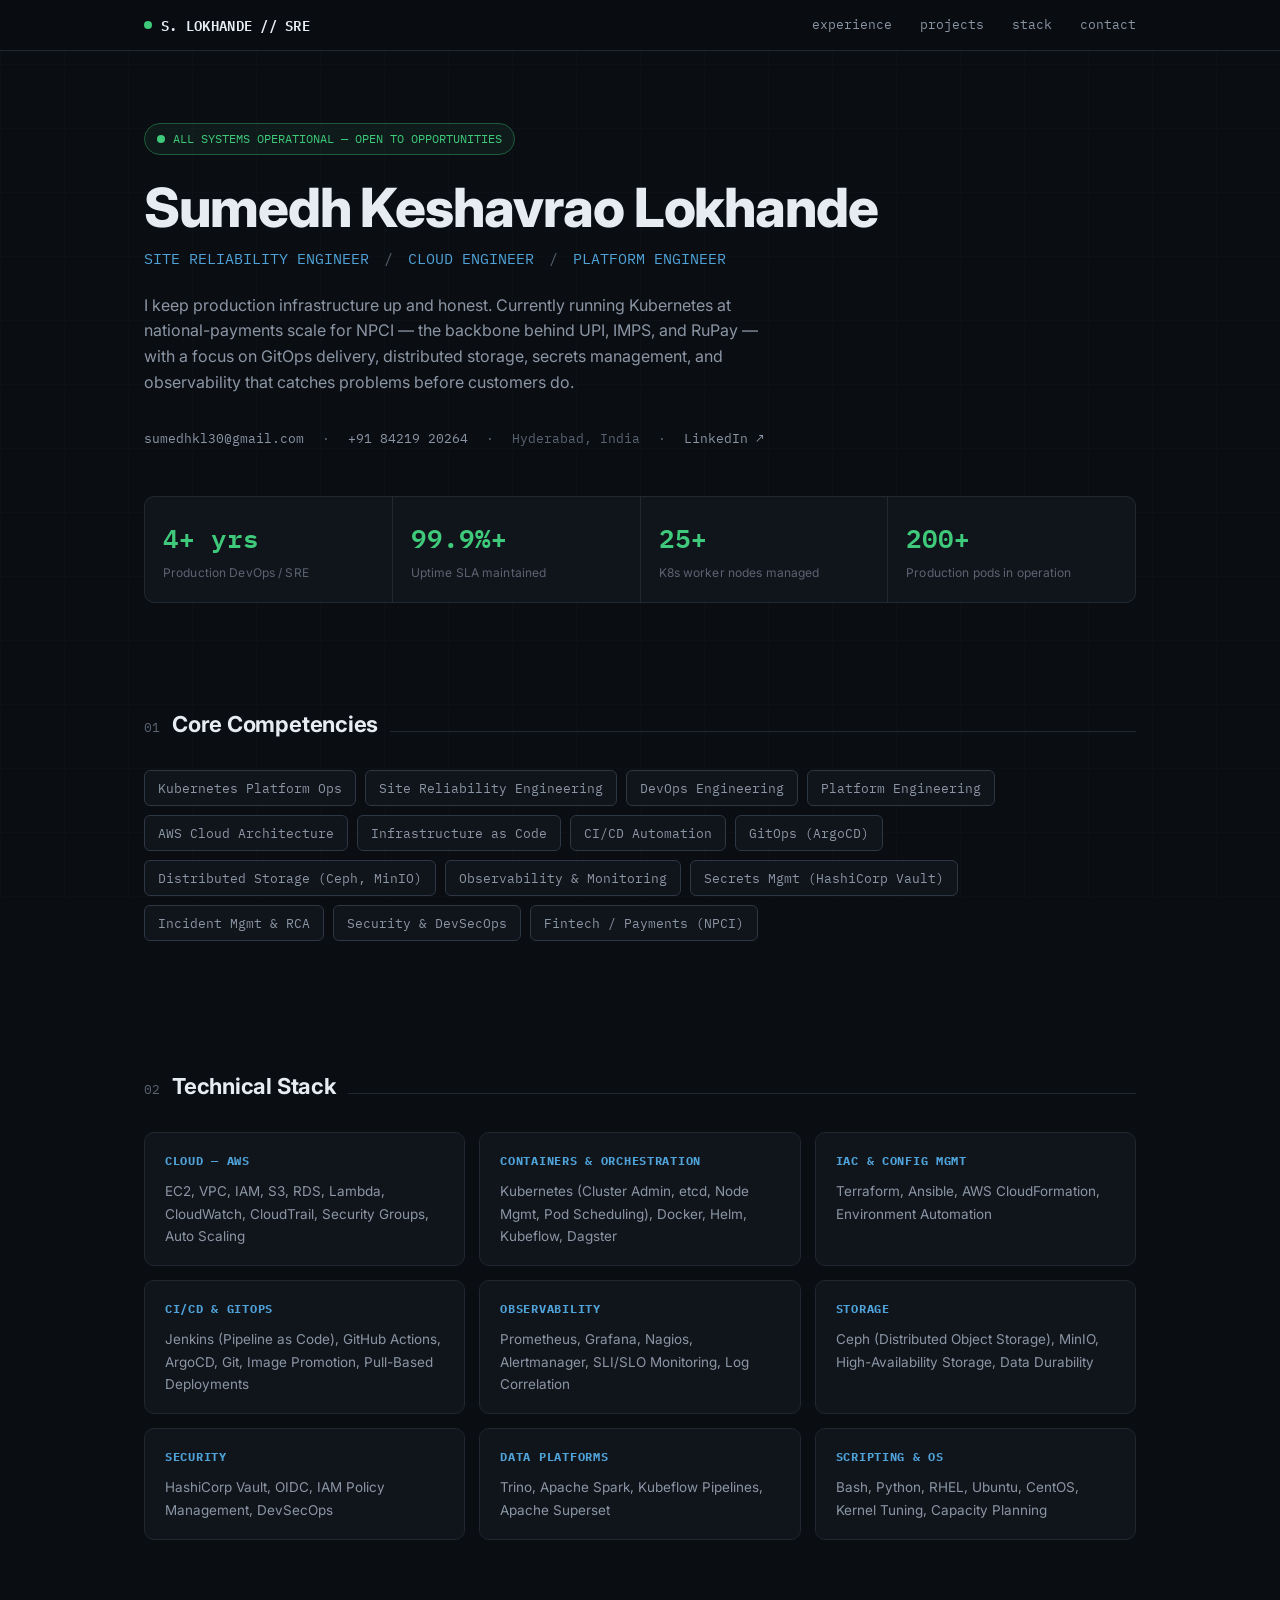
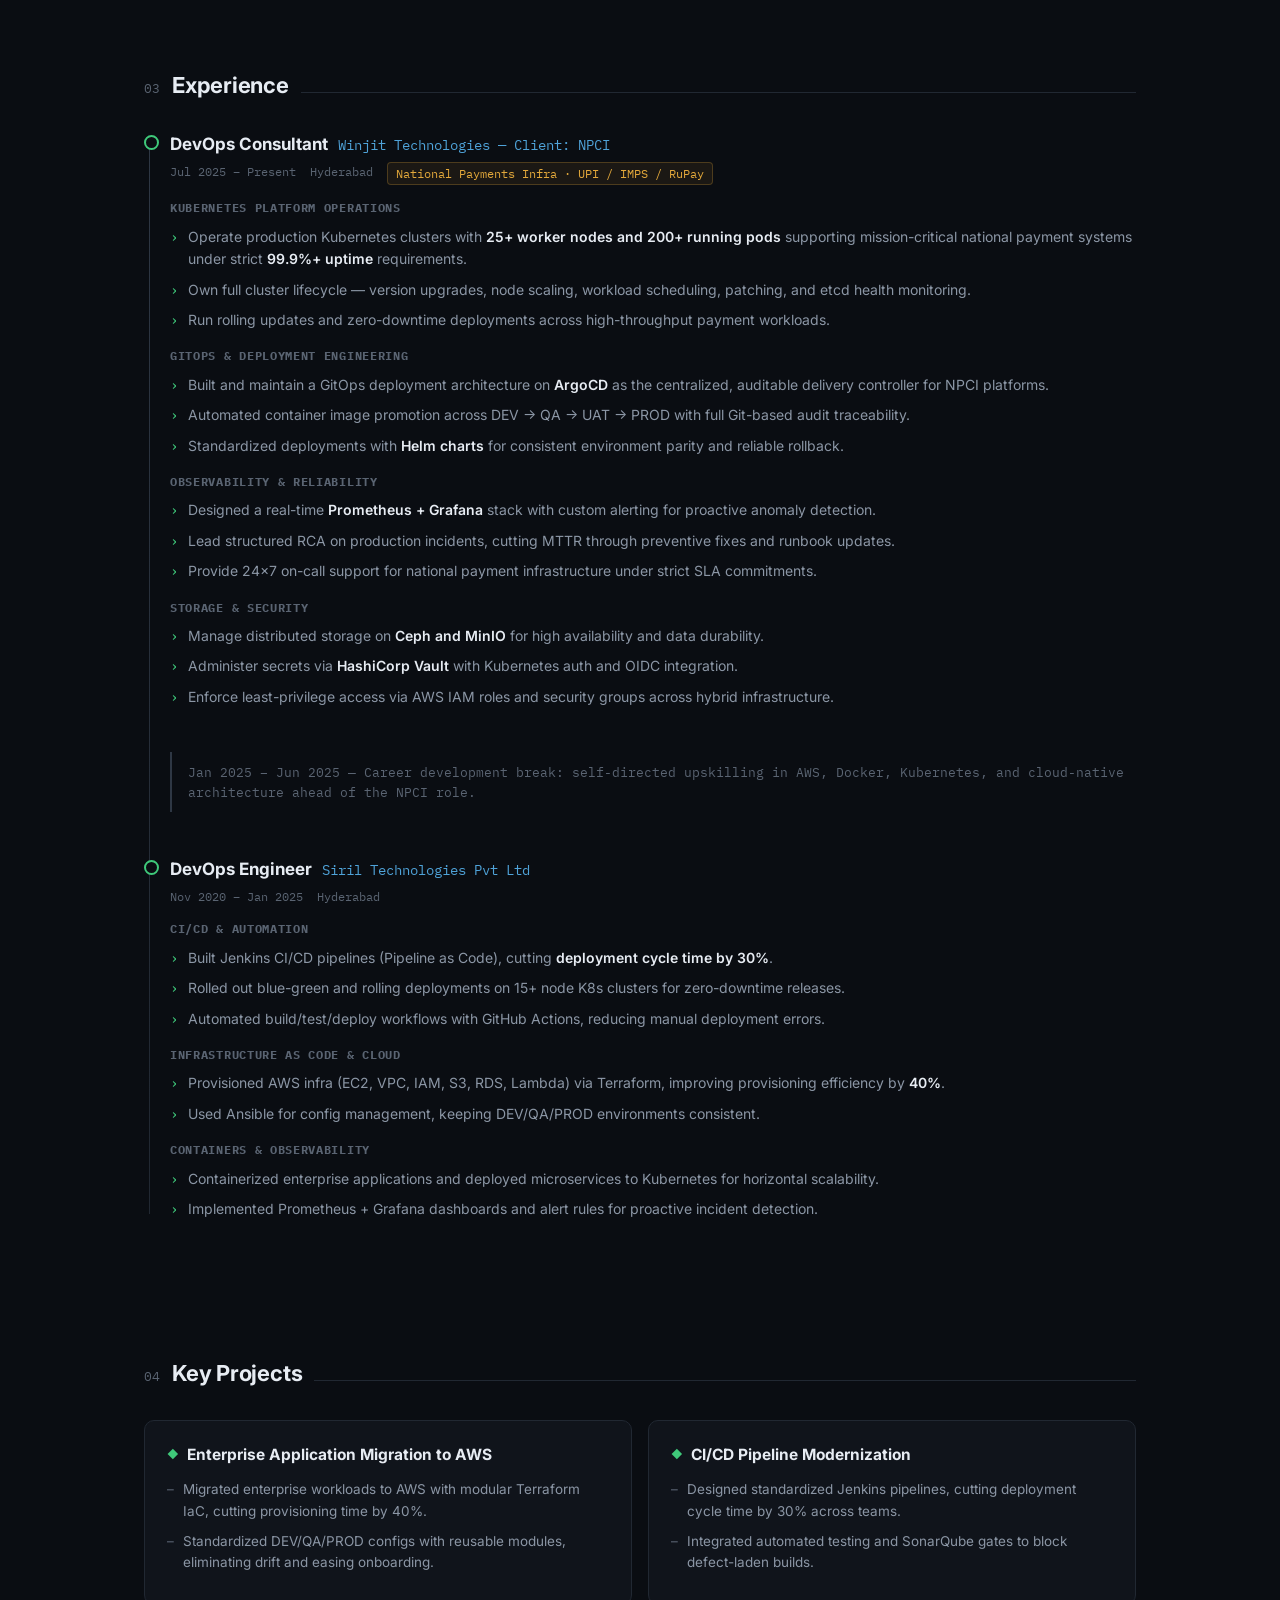
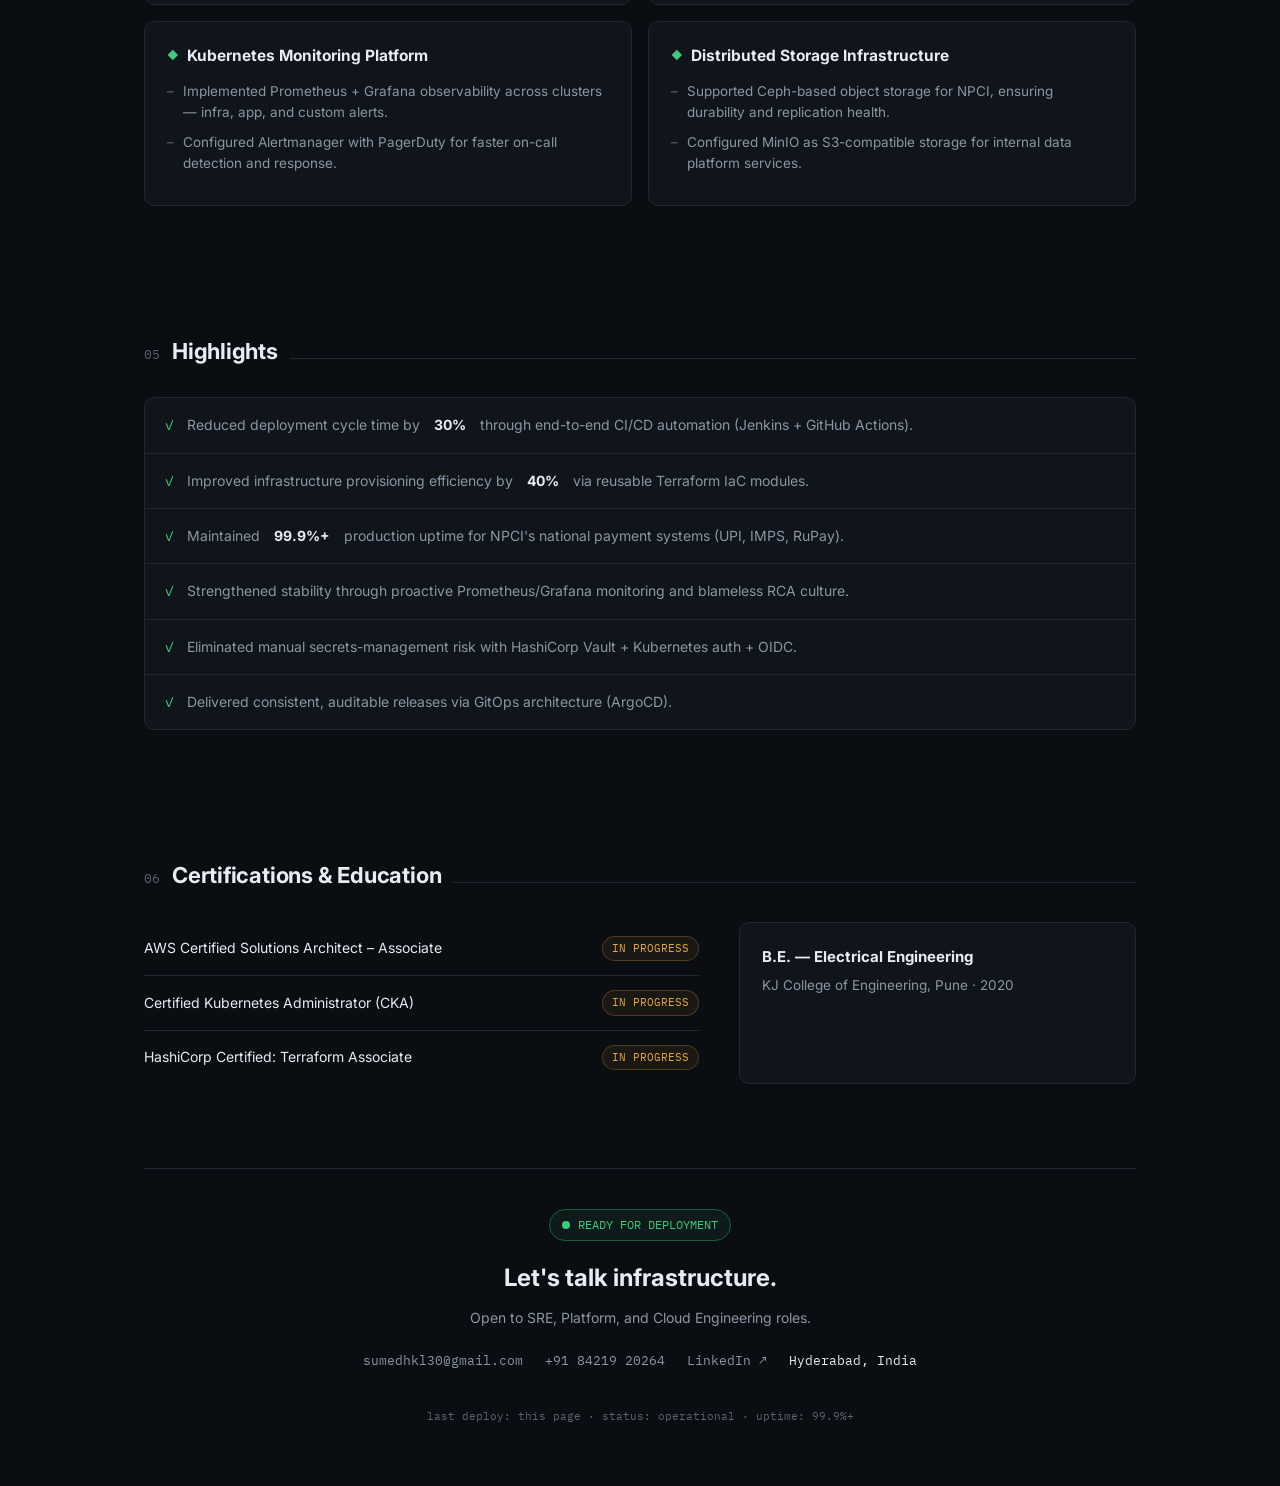
<file: index.html>
<!DOCTYPE html>
<html lang="en">
<head>
<meta charset="UTF-8">
<meta name="viewport" content="width=device-width, initial-scale=1.0">
<title>Sumedh Lokhande — SRE / Platform Engineer</title>
<link rel="preconnect" href="https://fonts.googleapis.com">
<link href="https://fonts.googleapis.com/css2?family=IBM+Plex+Mono:wght@400;500;600;700&family=Inter:wght@400;500;600;700;800&display=swap" rel="stylesheet">
<style>
  :root{
    --bg: #0A0D12;
    --bg-panel: #10141B;
    --bg-panel-hover: #141922;
    --border: #212832;
    --border-bright: #2E3744;
    --text: #E7ECF3;
    --text-dim: #8B96A5;
    --text-faint: #5A6472;
    --up: #3FC97A;
    --up-dim: #1F5C3B;
    --warn: #E3A83B;
    --info: #4FA3D9;
    --mono: 'IBM Plex Mono', monospace;
    --sans: 'Inter', sans-serif;
  }
  *{margin:0;padding:0;box-sizing:border-box;}
  html{scroll-behavior:smooth;}
  body{
    background:var(--bg);
    color:var(--text);
    font-family:var(--sans);
    line-height:1.6;
    -webkit-font-smoothing:antialiased;
  }
  body::before{
    content:"";
    position:fixed; inset:0;
    background-image:
      linear-gradient(var(--border) 1px, transparent 1px),
      linear-gradient(90deg, var(--border) 1px, transparent 1px);
    background-size: 64px 64px;
    opacity:0.15;
    pointer-events:none;
    z-index:0;
  }
  .wrap{max-width:1040px; margin:0 auto; padding:0 24px; position:relative; z-index:1;}
  a{color:inherit;}

  /* ---------- NAV ---------- */
  nav{
    position:sticky; top:0; z-index:50;
    background:rgba(10,13,18,0.86);
    backdrop-filter:blur(10px);
    border-bottom:1px solid var(--border);
  }
  .nav-inner{
    max-width:1040px; margin:0 auto; padding:14px 24px;
    display:flex; align-items:center; justify-content:space-between;
  }
  .nav-brand{
    font-family:var(--mono); font-weight:600; font-size:14px;
    letter-spacing:0.02em; display:flex; align-items:center; gap:9px;
  }
  .dot{
    width:8px; height:8px; border-radius:50%;
    background:var(--up);
    box-shadow:0 0 0 0 rgba(63,201,122,0.6);
    animation:pulse 2.4s infinite;
    flex-shrink:0;
  }
  @keyframes pulse{
    0%{box-shadow:0 0 0 0 rgba(63,201,122,0.45);}
    70%{box-shadow:0 0 0 7px rgba(63,201,122,0);}
    100%{box-shadow:0 0 0 0 rgba(63,201,122,0);}
  }
  .nav-links{display:flex; gap:28px; font-size:13px; font-family:var(--mono);}
  .nav-links a{color:var(--text-dim); text-decoration:none; transition:color .2s;}
  .nav-links a:hover{color:var(--up);}
  @media(max-width:700px){.nav-links{display:none;}}

  /* ---------- HERO / STATUS PANEL ---------- */
  header.hero{padding:72px 0 40px;}
  .status-tag{
    display:inline-flex; align-items:center; gap:8px;
    font-family:var(--mono); font-size:12px; color:var(--up);
    background:rgba(63,201,122,0.08); border:1px solid var(--up-dim);
    padding:5px 12px; border-radius:100px; margin-bottom:24px;
  }
  h1{
    font-size:clamp(34px,5.4vw,54px);
    font-weight:800; letter-spacing:-0.02em; line-height:1.08;
    margin-bottom:10px;
  }
  .role-line{
    font-family:var(--mono); font-size:15px; color:var(--info);
    margin-bottom:22px;
  }
  .role-line .sep{color:var(--text-faint); padding:0 6px;}
  .summary{
    max-width:640px; color:var(--text-dim); font-size:16px; margin-bottom:34px;
  }
  .contact-row{
    display:flex; flex-wrap:wrap; gap:18px; font-family:var(--mono); font-size:13px;
    color:var(--text-dim); margin-bottom:46px;
  }
  .contact-row a{text-decoration:none; color:var(--text-dim); transition:color .2s;}
  .contact-row a:hover{color:var(--up);}
  .contact-row span{color:var(--text-faint);}

  /* metrics row = signature element */
  .metrics{
    display:grid; grid-template-columns:repeat(4,1fr); gap:1px;
    background:var(--border); border:1px solid var(--border);
    border-radius:10px; overflow:hidden;
  }
  .metric{
    background:var(--bg-panel); padding:20px 18px;
  }
  .metric .val{
    font-family:var(--mono); font-size:26px; font-weight:600; color:var(--up);
  }
  .metric .lbl{
    font-size:12px; color:var(--text-faint); margin-top:4px; letter-spacing:0.01em;
  }
  @media(max-width:640px){.metrics{grid-template-columns:repeat(2,1fr);}}

  /* ---------- SECTION SHELL ---------- */
  section{padding:64px 0;}
  .sec-head{
    display:flex; align-items:baseline; gap:12px; margin-bottom:28px;
  }
  .sec-idx{font-family:var(--mono); color:var(--text-faint); font-size:13px;}
  .sec-title{font-size:22px; font-weight:700; letter-spacing:-0.01em;}
  .sec-rule{flex:1; height:1px; background:var(--border);}
  .sec-sub{color:var(--text-dim); font-size:14px; margin:-18px 0 26px;}

  /* ---------- COMPETENCIES ---------- */
  .pills{display:flex; flex-wrap:wrap; gap:9px;}
  .pill{
    font-family:var(--mono); font-size:12.5px; color:var(--text-dim);
    border:1px solid var(--border-bright); padding:7px 13px; border-radius:6px;
    background:var(--bg-panel); transition:.2s;
  }
  .pill:hover{border-color:var(--up-dim); color:var(--up); background:rgba(63,201,122,0.06);}

  /* ---------- SKILLS GRID ---------- */
  .skills-grid{display:grid; grid-template-columns:repeat(3,1fr); gap:14px;}
  @media(max-width:800px){.skills-grid{grid-template-columns:repeat(2,1fr);}}
  @media(max-width:520px){.skills-grid{grid-template-columns:1fr;}}
  .skill-card{
    background:var(--bg-panel); border:1px solid var(--border);
    border-radius:10px; padding:18px 20px; transition:.2s;
  }
  .skill-card:hover{border-color:var(--border-bright); background:var(--bg-panel-hover);}
  .skill-card h4{
    font-family:var(--mono); font-size:12px; text-transform:uppercase;
    letter-spacing:0.06em; color:var(--info); margin-bottom:10px;
  }
  .skill-card p{font-size:13.5px; color:var(--text-dim); line-height:1.65;}

  /* ---------- EXPERIENCE : deploy log style ---------- */
  .log{position:relative; padding-left:26px;}
  .log::before{
    content:""; position:absolute; left:5px; top:6px; bottom:6px; width:1px;
    background:linear-gradient(var(--border-bright), var(--border) 90%);
  }
  .job{position:relative; margin-bottom:44px;}
  .job:last-child{margin-bottom:0;}
  .job::before{
    content:""; position:absolute; left:-26px; top:4px;
    width:11px; height:11px; border-radius:50%;
    background:var(--bg); border:2px solid var(--up);
  }
  .job-head{display:flex; flex-wrap:wrap; align-items:baseline; gap:10px; margin-bottom:4px;}
  .job-title{font-size:17px; font-weight:700;}
  .job-org{color:var(--info); font-size:14px; font-family:var(--mono);}
  .job-meta{
    font-family:var(--mono); font-size:12px; color:var(--text-faint); margin-bottom:14px;
    display:flex; flex-wrap:wrap; gap:14px;
  }
  .job-meta .tag{
    color:var(--warn); background:rgba(227,168,59,0.08);
    border:1px solid rgba(227,168,59,0.25); padding:1px 8px; border-radius:4px;
  }
  .job-block{margin-bottom:16px;}
  .job-block:last-child{margin-bottom:0;}
  .job-block h5{
    font-family:var(--mono); font-size:11.5px; color:var(--text-faint);
    text-transform:uppercase; letter-spacing:0.06em; margin-bottom:8px;
  }
  .job ul{list-style:none;}
  .job li{
    position:relative; padding-left:18px; margin-bottom:8px;
    color:var(--text-dim); font-size:14px; line-height:1.6;
  }
  .job li::before{
    content:"›"; position:absolute; left:0; color:var(--up); font-family:var(--mono);
  }
  .job li b{color:var(--text); font-weight:600;}

  .break-note{
    font-family:var(--mono); font-size:12.5px; color:var(--text-faint);
    border-left:2px solid var(--border-bright); padding:10px 0 10px 16px; margin:0 0 44px -26px;
    margin-left:0; padding-left:16px;
  }

  /* ---------- PROJECTS ---------- */
  .proj-grid{display:grid; grid-template-columns:repeat(2,1fr); gap:16px;}
  @media(max-width:700px){.proj-grid{grid-template-columns:1fr;}}
  .proj-card{
    background:var(--bg-panel); border:1px solid var(--border); border-radius:10px;
    padding:22px; transition:.2s;
  }
  .proj-card:hover{border-color:var(--up-dim); transform:translateY(-2px);}
  .proj-card h4{font-size:15.5px; margin-bottom:12px; display:flex; align-items:center; gap:8px;}
  .proj-card h4::before{content:"◆"; color:var(--up); font-size:11px;}
  .proj-card ul{list-style:none;}
  .proj-card li{
    position:relative; padding-left:16px; margin-bottom:8px;
    color:var(--text-dim); font-size:13.5px; line-height:1.6;
  }
  .proj-card li::before{content:"–"; position:absolute; left:0; color:var(--text-faint);}

  /* ---------- ACHIEVEMENTS ---------- */
  .ach-list{display:flex; flex-direction:column; gap:1px; background:var(--border); border:1px solid var(--border); border-radius:10px; overflow:hidden;}
  .ach-item{
    background:var(--bg-panel); padding:16px 20px; display:flex; align-items:center; gap:14px;
    font-size:14px; color:var(--text-dim);
  }
  .ach-item .check{color:var(--up); font-family:var(--mono); flex-shrink:0;}
  .ach-item b{color:var(--text);}

  /* ---------- CERTS + EDU ---------- */
  .two-col{display:grid; grid-template-columns:1.4fr 1fr; gap:40px;}
  @media(max-width:700px){.two-col{grid-template-columns:1fr;}}
  .cert-item{
    display:flex; justify-content:space-between; align-items:center;
    padding:14px 0; border-bottom:1px solid var(--border); font-size:14px;
  }
  .cert-item:last-child{border-bottom:none;}
  .cert-status{
    font-family:var(--mono); font-size:11px; color:var(--warn);
    background:rgba(227,168,59,0.08); border:1px solid rgba(227,168,59,0.25);
    padding:3px 9px; border-radius:100px; white-space:nowrap;
  }
  .edu-card{
    background:var(--bg-panel); border:1px solid var(--border); border-radius:10px; padding:22px;
  }
  .edu-card h4{font-size:15px; margin-bottom:6px;}
  .edu-card p{font-size:13.5px; color:var(--text-dim);}

  /* ---------- FOOTER ---------- */
  footer{
    border-top:1px solid var(--border); padding:40px 0 60px; margin-top:20px;
    text-align:center;
  }
  footer .status-tag{margin-bottom:18px;}
  footer h3{font-size:24px; margin-bottom:10px;}
  footer p{color:var(--text-dim); font-size:14px; margin-bottom:22px;}
  .foot-links{display:flex; justify-content:center; gap:22px; font-family:var(--mono); font-size:13px; flex-wrap:wrap;}
  .foot-links a{text-decoration:none; color:var(--text-dim); transition:color .2s;}
  .foot-links a:hover{color:var(--up);}
  .foot-fine{margin-top:36px; font-family:var(--mono); font-size:11px; color:var(--text-faint);}

  /* reveal on scroll */
  .reveal{opacity:0; transform:translateY(14px); transition:opacity .6s ease, transform .6s ease;}
  .reveal.in{opacity:1; transform:translateY(0);}
  @media (prefers-reduced-motion: reduce){
    .reveal{opacity:1; transform:none; transition:none;}
    .dot{animation:none;}
  }
</style>
</head>
<body>

<nav>
  <div class="nav-inner">
    <div class="nav-brand"><span class="dot"></span> S. LOKHANDE // SRE</div>
    <div class="nav-links">
      <a href="#experience">experience</a>
      <a href="#projects">projects</a>
      <a href="#skills">stack</a>
      <a href="#contact">contact</a>
    </div>
  </div>
</nav>

<div class="wrap">
  <header class="hero">
    <div class="status-tag"><span class="dot"></span> ALL SYSTEMS OPERATIONAL — OPEN TO OPPORTUNITIES</div>
    <h1>Sumedh Keshavrao Lokhande</h1>
    <div class="role-line">SITE RELIABILITY ENGINEER <span class="sep">/</span> CLOUD ENGINEER <span class="sep">/</span> PLATFORM ENGINEER</div>
    <p class="summary">
      I keep production infrastructure up and honest. Currently running Kubernetes at national-payments
      scale for NPCI — the backbone behind UPI, IMPS, and RuPay — with a focus on GitOps delivery,
      distributed storage, secrets management, and observability that catches problems before customers do.
    </p>
    <div class="contact-row">
      <a href="mailto:sumedhkl30@gmail.com">sumedhkl30@gmail.com</a>
      <span>·</span>
      <a href="tel:+918421920264">+91 84219 20264</a>
      <span>·</span>
      <span>Hyderabad, India</span>
      <span>·</span>
      <a href="#" target="_blank">LinkedIn ↗</a>
    </div>

    <div class="metrics reveal">
      <div class="metric"><div class="val">4+ yrs</div><div class="lbl">Production DevOps / SRE</div></div>
      <div class="metric"><div class="val">99.9%+</div><div class="lbl">Uptime SLA maintained</div></div>
      <div class="metric"><div class="val">25+</div><div class="lbl">K8s worker nodes managed</div></div>
      <div class="metric"><div class="val">200+</div><div class="lbl">Production pods in operation</div></div>
    </div>
  </header>

  <section id="competencies">
    <div class="sec-head"><span class="sec-idx">01</span><span class="sec-title">Core Competencies</span><div class="sec-rule"></div></div>
    <div class="pills reveal">
      <span class="pill">Kubernetes Platform Ops</span>
      <span class="pill">Site Reliability Engineering</span>
      <span class="pill">DevOps Engineering</span>
      <span class="pill">Platform Engineering</span>
      <span class="pill">AWS Cloud Architecture</span>
      <span class="pill">Infrastructure as Code</span>
      <span class="pill">CI/CD Automation</span>
      <span class="pill">GitOps (ArgoCD)</span>
      <span class="pill">Distributed Storage (Ceph, MinIO)</span>
      <span class="pill">Observability & Monitoring</span>
      <span class="pill">Secrets Mgmt (HashiCorp Vault)</span>
      <span class="pill">Incident Mgmt & RCA</span>
      <span class="pill">Security & DevSecOps</span>
      <span class="pill">Fintech / Payments (NPCI)</span>
    </div>
  </section>

  <section id="skills">
    <div class="sec-head"><span class="sec-idx">02</span><span class="sec-title">Technical Stack</span><div class="sec-rule"></div></div>
    <div class="skills-grid reveal">
      <div class="skill-card"><h4>Cloud — AWS</h4><p>EC2, VPC, IAM, S3, RDS, Lambda, CloudWatch, CloudTrail, Security Groups, Auto Scaling</p></div>
      <div class="skill-card"><h4>Containers & Orchestration</h4><p>Kubernetes (Cluster Admin, etcd, Node Mgmt, Pod Scheduling), Docker, Helm, Kubeflow, Dagster</p></div>
      <div class="skill-card"><h4>IaC & Config Mgmt</h4><p>Terraform, Ansible, AWS CloudFormation, Environment Automation</p></div>
      <div class="skill-card"><h4>CI/CD & GitOps</h4><p>Jenkins (Pipeline as Code), GitHub Actions, ArgoCD, Git, Image Promotion, Pull-Based Deployments</p></div>
      <div class="skill-card"><h4>Observability</h4><p>Prometheus, Grafana, Nagios, Alertmanager, SLI/SLO Monitoring, Log Correlation</p></div>
      <div class="skill-card"><h4>Storage</h4><p>Ceph (Distributed Object Storage), MinIO, High-Availability Storage, Data Durability</p></div>
      <div class="skill-card"><h4>Security</h4><p>HashiCorp Vault, OIDC, IAM Policy Management, DevSecOps</p></div>
      <div class="skill-card"><h4>Data Platforms</h4><p>Trino, Apache Spark, Kubeflow Pipelines, Apache Superset</p></div>
      <div class="skill-card"><h4>Scripting & OS</h4><p>Bash, Python, RHEL, Ubuntu, CentOS, Kernel Tuning, Capacity Planning</p></div>
    </div>
  </section>

  <section id="experience">
    <div class="sec-head"><span class="sec-idx">03</span><span class="sec-title">Experience</span><div class="sec-rule"></div></div>
    <div class="log reveal">

      <div class="job">
        <div class="job-head">
          <span class="job-title">DevOps Consultant</span>
          <span class="job-org">Winjit Technologies — Client: NPCI</span>
        </div>
        <div class="job-meta">
          <span>Jul 2025 – Present</span><span>Hyderabad</span>
          <span class="tag">National Payments Infra · UPI / IMPS / RuPay</span>
        </div>

        <div class="job-block">
          <h5>Kubernetes Platform Operations</h5>
          <ul>
            <li>Operate production Kubernetes clusters with <b>25+ worker nodes and 200+ running pods</b> supporting mission-critical national payment systems under strict <b>99.9%+ uptime</b> requirements.</li>
            <li>Own full cluster lifecycle — version upgrades, node scaling, workload scheduling, patching, and etcd health monitoring.</li>
            <li>Run rolling updates and zero-downtime deployments across high-throughput payment workloads.</li>
          </ul>
        </div>

        <div class="job-block">
          <h5>GitOps & Deployment Engineering</h5>
          <ul>
            <li>Built and maintain a GitOps deployment architecture on <b>ArgoCD</b> as the centralized, auditable delivery controller for NPCI platforms.</li>
            <li>Automated container image promotion across DEV → QA → UAT → PROD with full Git-based audit traceability.</li>
            <li>Standardized deployments with <b>Helm charts</b> for consistent environment parity and reliable rollback.</li>
          </ul>
        </div>

        <div class="job-block">
          <h5>Observability & Reliability</h5>
          <ul>
            <li>Designed a real-time <b>Prometheus + Grafana</b> stack with custom alerting for proactive anomaly detection.</li>
            <li>Lead structured RCA on production incidents, cutting MTTR through preventive fixes and runbook updates.</li>
            <li>Provide 24×7 on-call support for national payment infrastructure under strict SLA commitments.</li>
          </ul>
        </div>

        <div class="job-block">
          <h5>Storage & Security</h5>
          <ul>
            <li>Manage distributed storage on <b>Ceph and MinIO</b> for high availability and data durability.</li>
            <li>Administer secrets via <b>HashiCorp Vault</b> with Kubernetes auth and OIDC integration.</li>
            <li>Enforce least-privilege access via AWS IAM roles and security groups across hybrid infrastructure.</li>
          </ul>
        </div>
      </div>

      <div class="break-note">
        Jan 2025 – Jun 2025 — Career development break: self-directed upskilling in AWS, Docker,
        Kubernetes, and cloud-native architecture ahead of the NPCI role.
      </div>

      <div class="job">
        <div class="job-head">
          <span class="job-title">DevOps Engineer</span>
          <span class="job-org">Siril Technologies Pvt Ltd</span>
        </div>
        <div class="job-meta">
          <span>Nov 2020 – Jan 2025</span><span>Hyderabad</span>
        </div>

        <div class="job-block">
          <h5>CI/CD & Automation</h5>
          <ul>
            <li>Built Jenkins CI/CD pipelines (Pipeline as Code), cutting <b>deployment cycle time by 30%</b>.</li>
            <li>Rolled out blue-green and rolling deployments on 15+ node K8s clusters for zero-downtime releases.</li>
            <li>Automated build/test/deploy workflows with GitHub Actions, reducing manual deployment errors.</li>
          </ul>
        </div>

        <div class="job-block">
          <h5>Infrastructure as Code & Cloud</h5>
          <ul>
            <li>Provisioned AWS infra (EC2, VPC, IAM, S3, RDS, Lambda) via Terraform, improving provisioning efficiency by <b>40%</b>.</li>
            <li>Used Ansible for config management, keeping DEV/QA/PROD environments consistent.</li>
          </ul>
        </div>

        <div class="job-block">
          <h5>Containers & Observability</h5>
          <ul>
            <li>Containerized enterprise applications and deployed microservices to Kubernetes for horizontal scalability.</li>
            <li>Implemented Prometheus + Grafana dashboards and alert rules for proactive incident detection.</li>
          </ul>
        </div>
      </div>

    </div>
  </section>

  <section id="projects">
    <div class="sec-head"><span class="sec-idx">04</span><span class="sec-title">Key Projects</span><div class="sec-rule"></div></div>
    <div class="proj-grid reveal">
      <div class="proj-card">
        <h4>Enterprise Application Migration to AWS</h4>
        <ul>
          <li>Migrated enterprise workloads to AWS with modular Terraform IaC, cutting provisioning time by 40%.</li>
          <li>Standardized DEV/QA/PROD configs with reusable modules, eliminating drift and easing onboarding.</li>
        </ul>
      </div>
      <div class="proj-card">
        <h4>CI/CD Pipeline Modernization</h4>
        <ul>
          <li>Designed standardized Jenkins pipelines, cutting deployment cycle time by 30% across teams.</li>
          <li>Integrated automated testing and SonarQube gates to block defect-laden builds.</li>
        </ul>
      </div>
      <div class="proj-card">
        <h4>Kubernetes Monitoring Platform</h4>
        <ul>
          <li>Implemented Prometheus + Grafana observability across clusters — infra, app, and custom alerts.</li>
          <li>Configured Alertmanager with PagerDuty for faster on-call detection and response.</li>
        </ul>
      </div>
      <div class="proj-card">
        <h4>Distributed Storage Infrastructure</h4>
        <ul>
          <li>Supported Ceph-based object storage for NPCI, ensuring durability and replication health.</li>
          <li>Configured MinIO as S3-compatible storage for internal data platform services.</li>
        </ul>
      </div>
    </div>
  </section>

  <section id="achievements">
    <div class="sec-head"><span class="sec-idx">05</span><span class="sec-title">Highlights</span><div class="sec-rule"></div></div>
    <div class="ach-list reveal">
      <div class="ach-item"><span class="check">✓</span> Reduced deployment cycle time by <b>30%</b> through end-to-end CI/CD automation (Jenkins + GitHub Actions).</div>
      <div class="ach-item"><span class="check">✓</span> Improved infrastructure provisioning efficiency by <b>40%</b> via reusable Terraform IaC modules.</div>
      <div class="ach-item"><span class="check">✓</span> Maintained <b>99.9%+</b> production uptime for NPCI's national payment systems (UPI, IMPS, RuPay).</div>
      <div class="ach-item"><span class="check">✓</span> Strengthened stability through proactive Prometheus/Grafana monitoring and blameless RCA culture.</div>
      <div class="ach-item"><span class="check">✓</span> Eliminated manual secrets-management risk with HashiCorp Vault + Kubernetes auth + OIDC.</div>
      <div class="ach-item"><span class="check">✓</span> Delivered consistent, auditable releases via GitOps architecture (ArgoCD).</div>
    </div>
  </section>

  <section id="certs">
    <div class="sec-head"><span class="sec-idx">06</span><span class="sec-title">Certifications & Education</span><div class="sec-rule"></div></div>
    <div class="two-col reveal">
      <div>
        <div class="cert-item"><span>AWS Certified Solutions Architect – Associate</span><span class="cert-status">IN PROGRESS</span></div>
        <div class="cert-item"><span>Certified Kubernetes Administrator (CKA)</span><span class="cert-status">IN PROGRESS</span></div>
        <div class="cert-item"><span>HashiCorp Certified: Terraform Associate</span><span class="cert-status">IN PROGRESS</span></div>
      </div>
      <div class="edu-card">
        <h4>B.E. — Electrical Engineering</h4>
        <p>KJ College of Engineering, Pune · 2020</p>
      </div>
    </div>
  </section>

  <footer id="contact">
    <div class="status-tag"><span class="dot"></span> READY FOR DEPLOYMENT</div>
    <h3>Let's talk infrastructure.</h3>
    <p>Open to SRE, Platform, and Cloud Engineering roles.</p>
    <div class="foot-links">
      <a href="mailto:sumedhkl30@gmail.com">sumedhkl30@gmail.com</a>
      <a href="tel:+918421920264">+91 84219 20264</a>
      <a href="#" target="_blank">LinkedIn ↗</a>
      <span>Hyderabad, India</span>
    </div>
    <div class="foot-fine">last deploy: this page · status: operational · uptime: 99.9%+</div>
  </footer>
</div>

<script>
  const items = document.querySelectorAll('.reveal');
  const io = new IntersectionObserver((entries)=>{
    entries.forEach(e=>{ if(e.isIntersecting){ e.target.classList.add('in'); io.unobserve(e.target);} });
  },{threshold:0.12});
  items.forEach(i=>io.observe(i));
</script>

</body>
</html>
</file>
